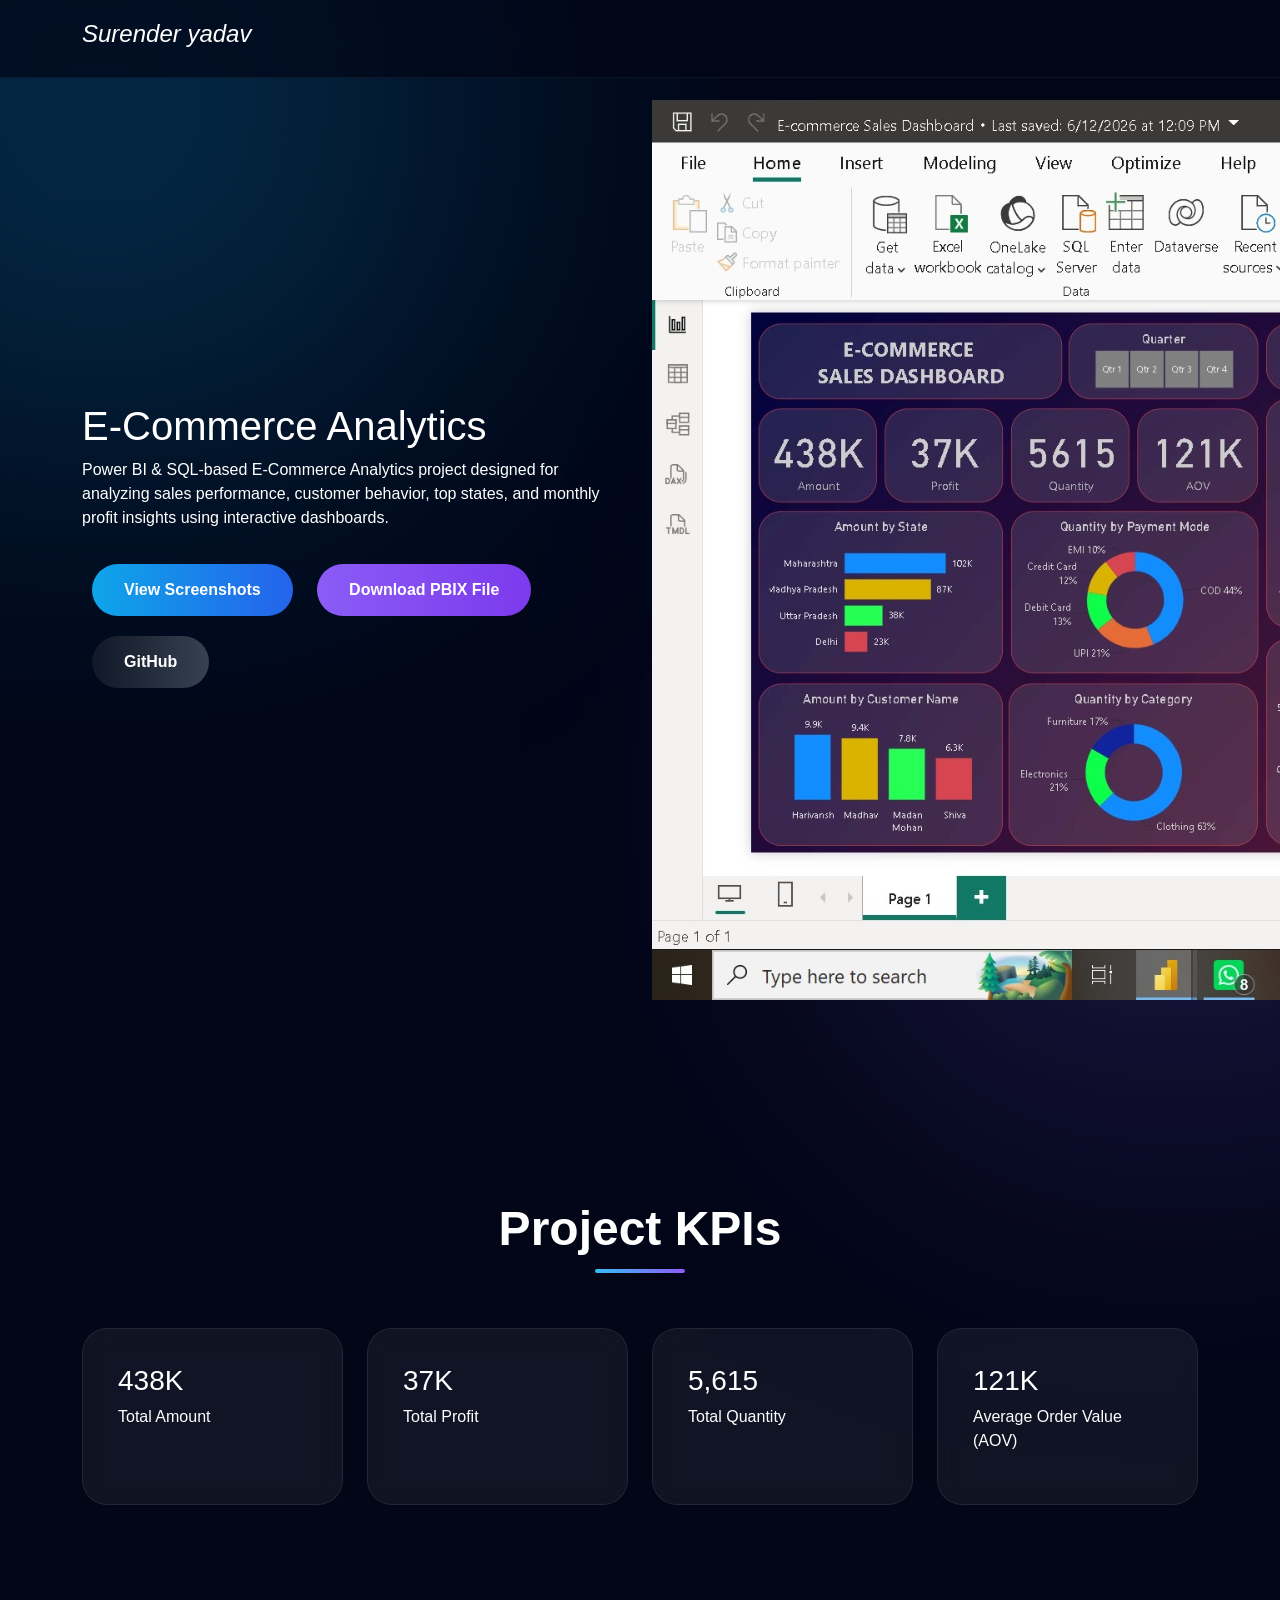
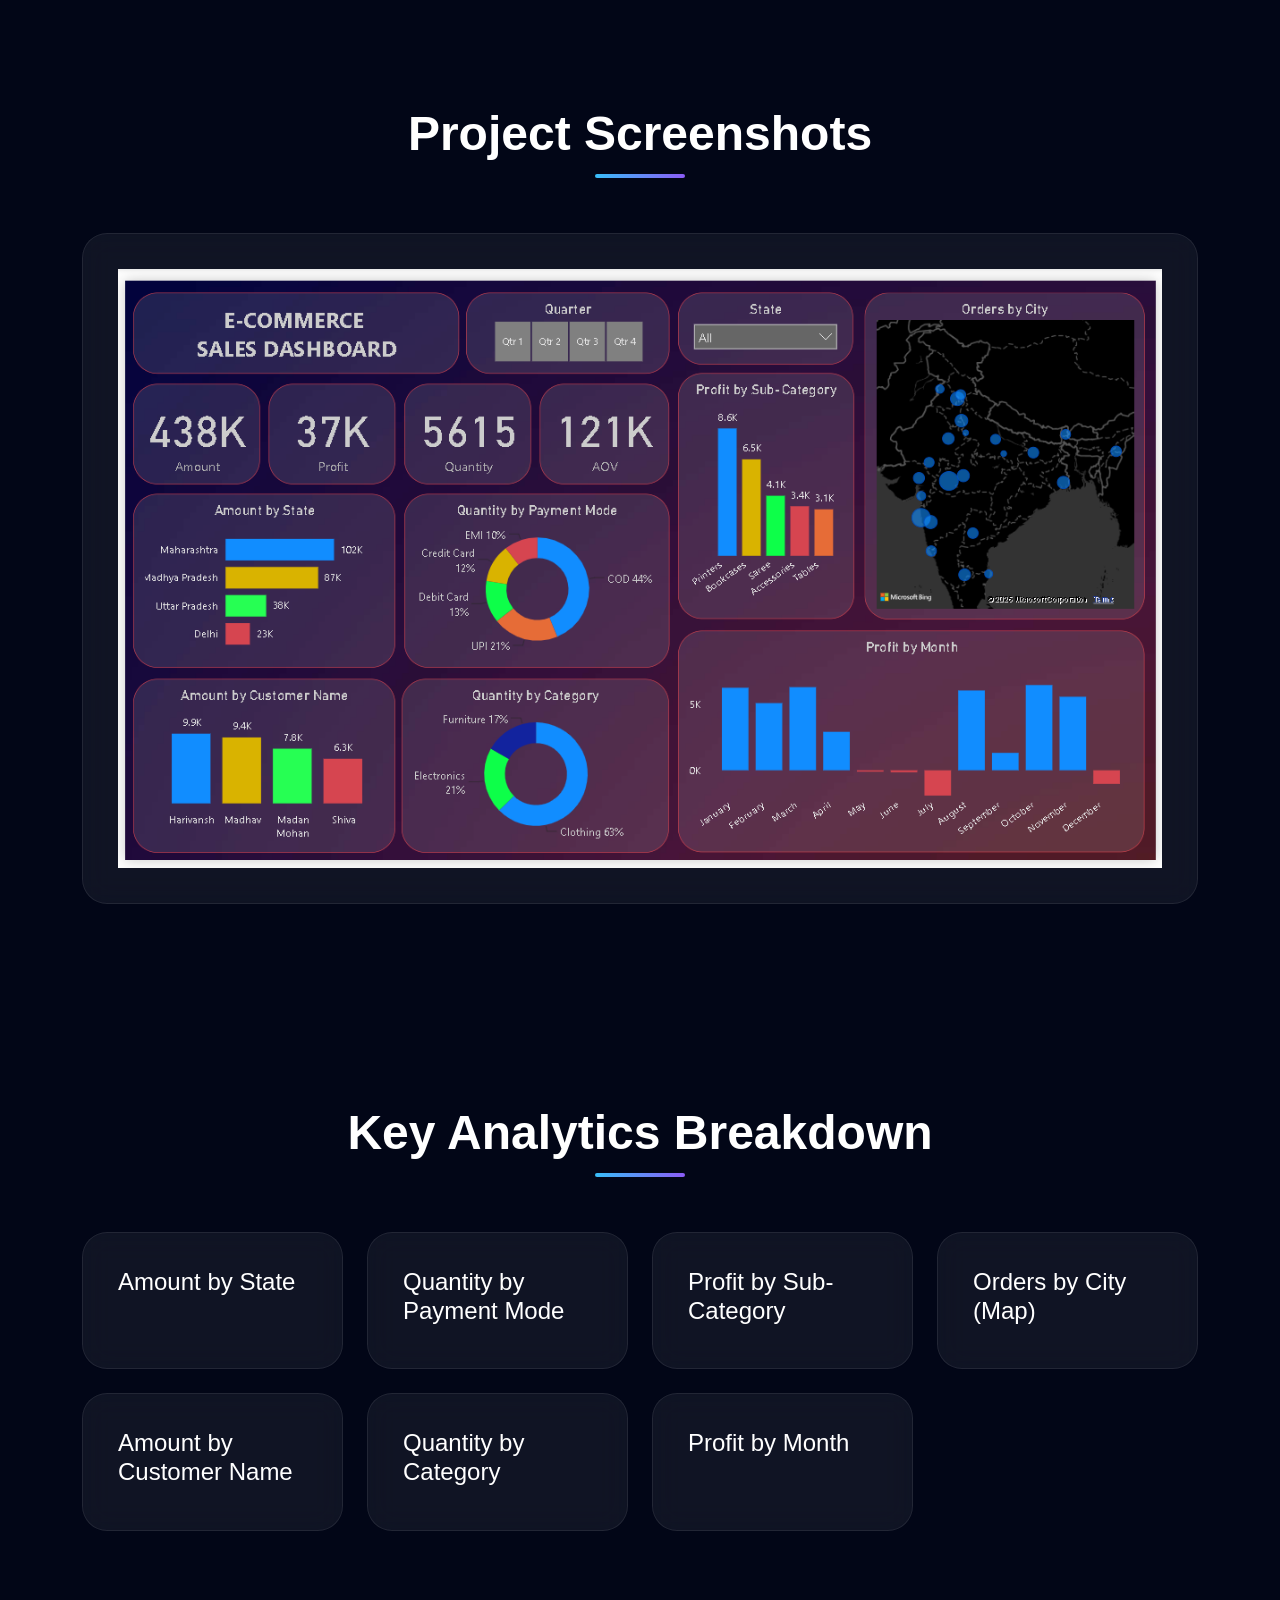
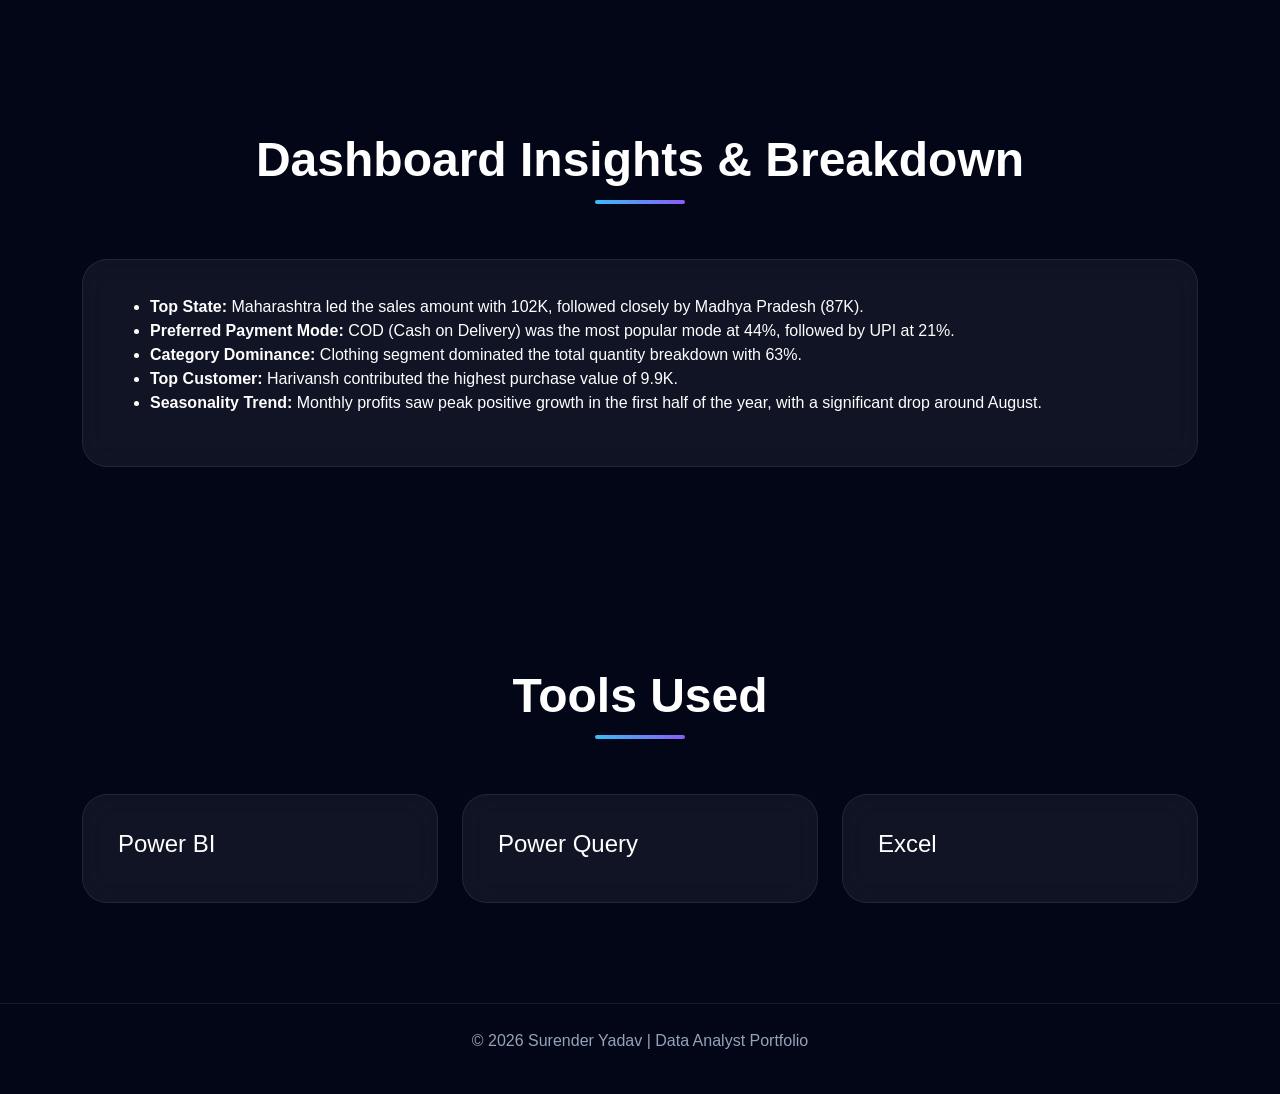
<file: ecommerce-analytics.html>
<!DOCTYPE html>
<html lang="en">

<head>
    <meta charset="UTF-8">
    <meta name="viewport" content="width=device-width, initial-scale=1.0">
    <title>E-Commerce Analytics Project</title>
    <link href="https://cdn.jsdelivr.net/npm/bootstrap@5.3.3/dist/css/bootstrap.min.css" rel="stylesheet">
    <link rel="stylesheet" href="https://cdn.jsdelivr.net/npm/bootstrap-icons@1.11.3/font/bootstrap-icons.min.css">
    <link rel="stylesheet" href="style.css">
</head>

<body>

    <!-- NAVBAR -->
    <nav class="navbar navbar-expand-lg fixed-top">
        <div class="container">
            <a class="navbar-brand" href="index.html">
                 <h4><i>Surender yadav</i></h4>
            </a>
        </div>
    </nav>

    <!-- HERO -->
    <section class="project-hero">
        <div class="container">
            <div class="row align-items-center">
                <div class="col-lg-6">
                    <h1>E-Commerce Analytics</h1>
                    <p>
                        Power BI & SQL-based E-Commerce Analytics project designed for analyzing sales performance, customer behavior, top states, and monthly profit insights using interactive dashboards.
                    </p>
                    <div class="mt-4">
                        <a href="ecommerce_pic2.PNG" class="btn-custom btn1">View Screenshots</a>
                        <a href="E-commerce Sales Dashboard.pbix" class="btn-custom btn2">Download PBIX File</a>
                        <a href="https://github.com/surenderyadav29/Advanced-E-Commerce-Sales-Analytics" target="_blank" class="btn-custom btn3">GitHub</a>
                    </div>
                </div>
                <div class="col-lg-6 text-center">
                    <img src="ecommerce_pic.png" class="project-main-img" alt="E-Commerce Sales Dashboard">
                </div>
            </div>
        </div>
    </section>

    <!-- KPI SECTION -->
    <section>
        <div class="container">
            <h2 class="section-title">Project KPIs</h2>
            <div class="row g-4">
                <div class="col-md-3">
                    <div class="glass kpi-card">
                        <h3>438K</h3>
                        <p>Total Amount</p>
                    </div>
                </div>
                <div class="col-md-3">
                    <div class="glass kpi-card">
                        <h3>37K</h3>
                        <p>Total Profit</p>
                    </div>
                </div>
                <div class="col-md-3">
                    <div class="glass kpi-card">
                        <h3>5,615</h3>
                        <p>Total Quantity</p>
                    </div>
                </div>
                <div class="col-md-3">
                    <div class="glass kpi-card">
                        <h3>121K</h3>
                        <p>Average Order Value (AOV)</p>
                    </div>
                </div>
            </div>
        </div>
    </section>

    <!-- SCREENSHOTS -->
    <section id="screenshots">
        <div class="container">
            <h2 class="section-title">Project Screenshots</h2>
            <div class="row g-4">
                <div class="col-md-12 text-center">
                    <div class="glass">
                        <img src="ecommerce_pic2.PNG" class="dashboard-img" alt="E-Commerce Sales Dashboard Screenshot" style="max-width: 100%; height: auto;">
                    </div>
                </div>
            </div>
        </div>
    </section>

    <!-- DATABASE TABLES / DASHBOARD FILTERS -->
    <section>
        <div class="container">
            <h2 class="section-title">Key Analytics Breakdown</h2>
            <div class="row g-4">
                <div class="col-md-3">
                    <div class="glass tool-card">
                        <h4>Amount by State</h4>
                    </div>
                </div>
                <div class="col-md-3">
                    <div class="glass tool-card">
                        <h4>Quantity by Payment Mode</h4>
                    </div>
                </div>
                <div class="col-md-3">
                    <div class="glass tool-card">
                        <h4>Profit by Sub-Category</h4>
                    </div>
                </div>
                <div class="col-md-3">
                    <div class="glass tool-card">
                        <h4>Orders by City (Map)</h4>
                    </div>
                </div>
                <div class="col-md-3">
                    <div class="glass tool-card">
                        <h4>Amount by Customer Name</h4>
                    </div>
                </div>
                <div class="col-md-3">
                    <div class="glass tool-card">
                        <h4>Quantity by Category</h4>
                    </div>
                </div>
                <div class="col-md-3">
                    <div class="glass tool-card">
                        <h4>Profit by Month</h4>
                    </div>
                </div>
            </div>
        </div>
    </section>

    <!-- SQL & DASHBOARD INSIGHTS -->
    <section>
        <div class="container">
            <h2 class="section-title">Dashboard Insights & Breakdown</h2>
            <div class="glass insights-box">
                <ul>
                    <li><strong>Top State:</strong> Maharashtra led the sales amount with 102K, followed closely by Madhya Pradesh (87K).</li>
                    <li><strong>Preferred Payment Mode:</strong> COD (Cash on Delivery) was the most popular mode at 44%, followed by UPI at 21%.</li>
                    <li><strong>Category Dominance:</strong> Clothing segment dominated the total quantity breakdown with 63%.</li>
                    <li><strong>Top Customer:</strong> Harivansh contributed the highest purchase value of 9.9K.</li>
                    <li><strong>Seasonality Trend:</strong> Monthly profits saw peak positive growth in the first half of the year, with a significant drop around August.</li>
                </ul>
            </div>
        </div>
    </section>

    <!-- TOOLS -->
    <section>
        <div class="container">
            <h2 class="section-title">Tools Used</h2>
            <div class="row g-4">
                <div class="col-md-4">
                    <div class="glass tool-card">
                        <h4>Power BI</h4>
                    </div>
                </div>
                <div class="col-md-4">
                    <div class="glass tool-card">
                        <h4>Power Query</h4>
                    </div>
                </div>
                <div class="col-md-4">
                    <div class="glass tool-card">
                        <h4>Excel</h4>
                    </div>
                </div>
            </div>
        </div>
    </section>

    <!-- FOOTER -->
    <footer>
        <p>© 2026 Surender Yadav | Data Analyst Portfolio</p>
    </footer>

</body>

</html>
</file>
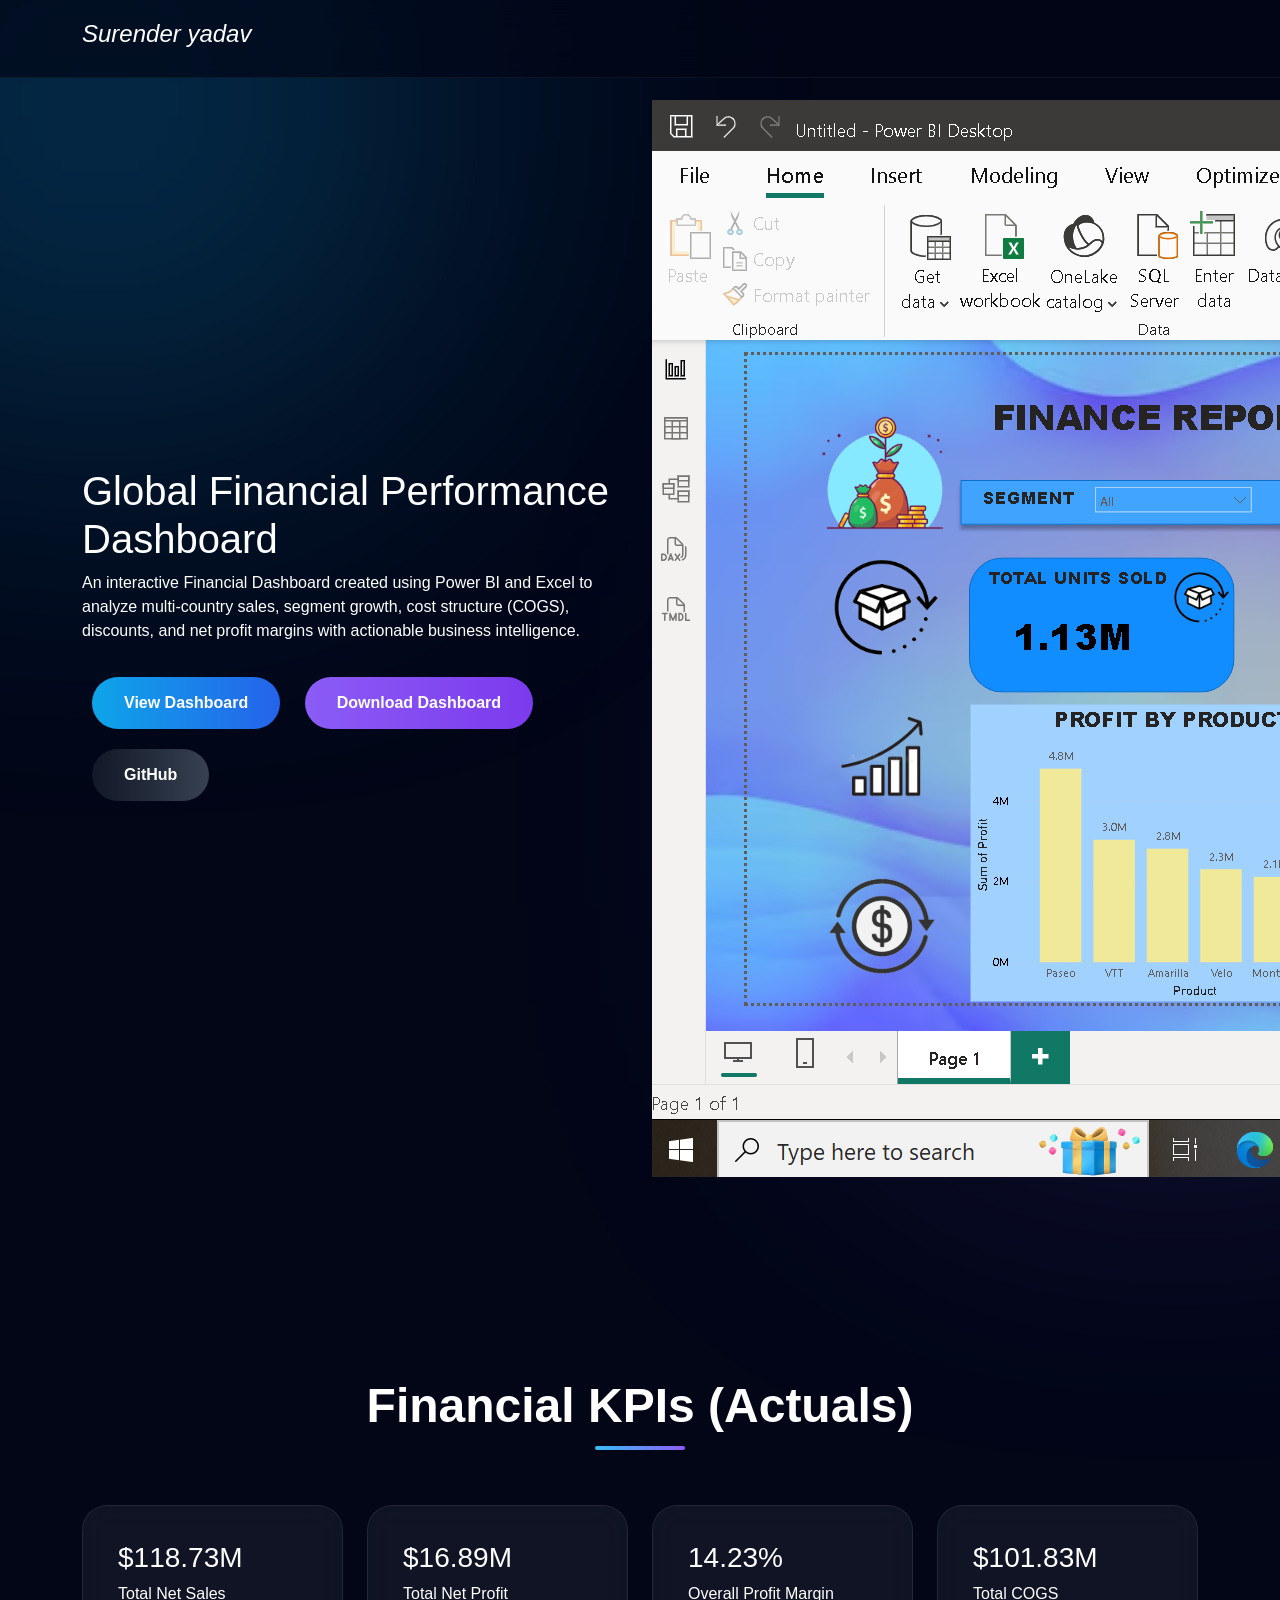
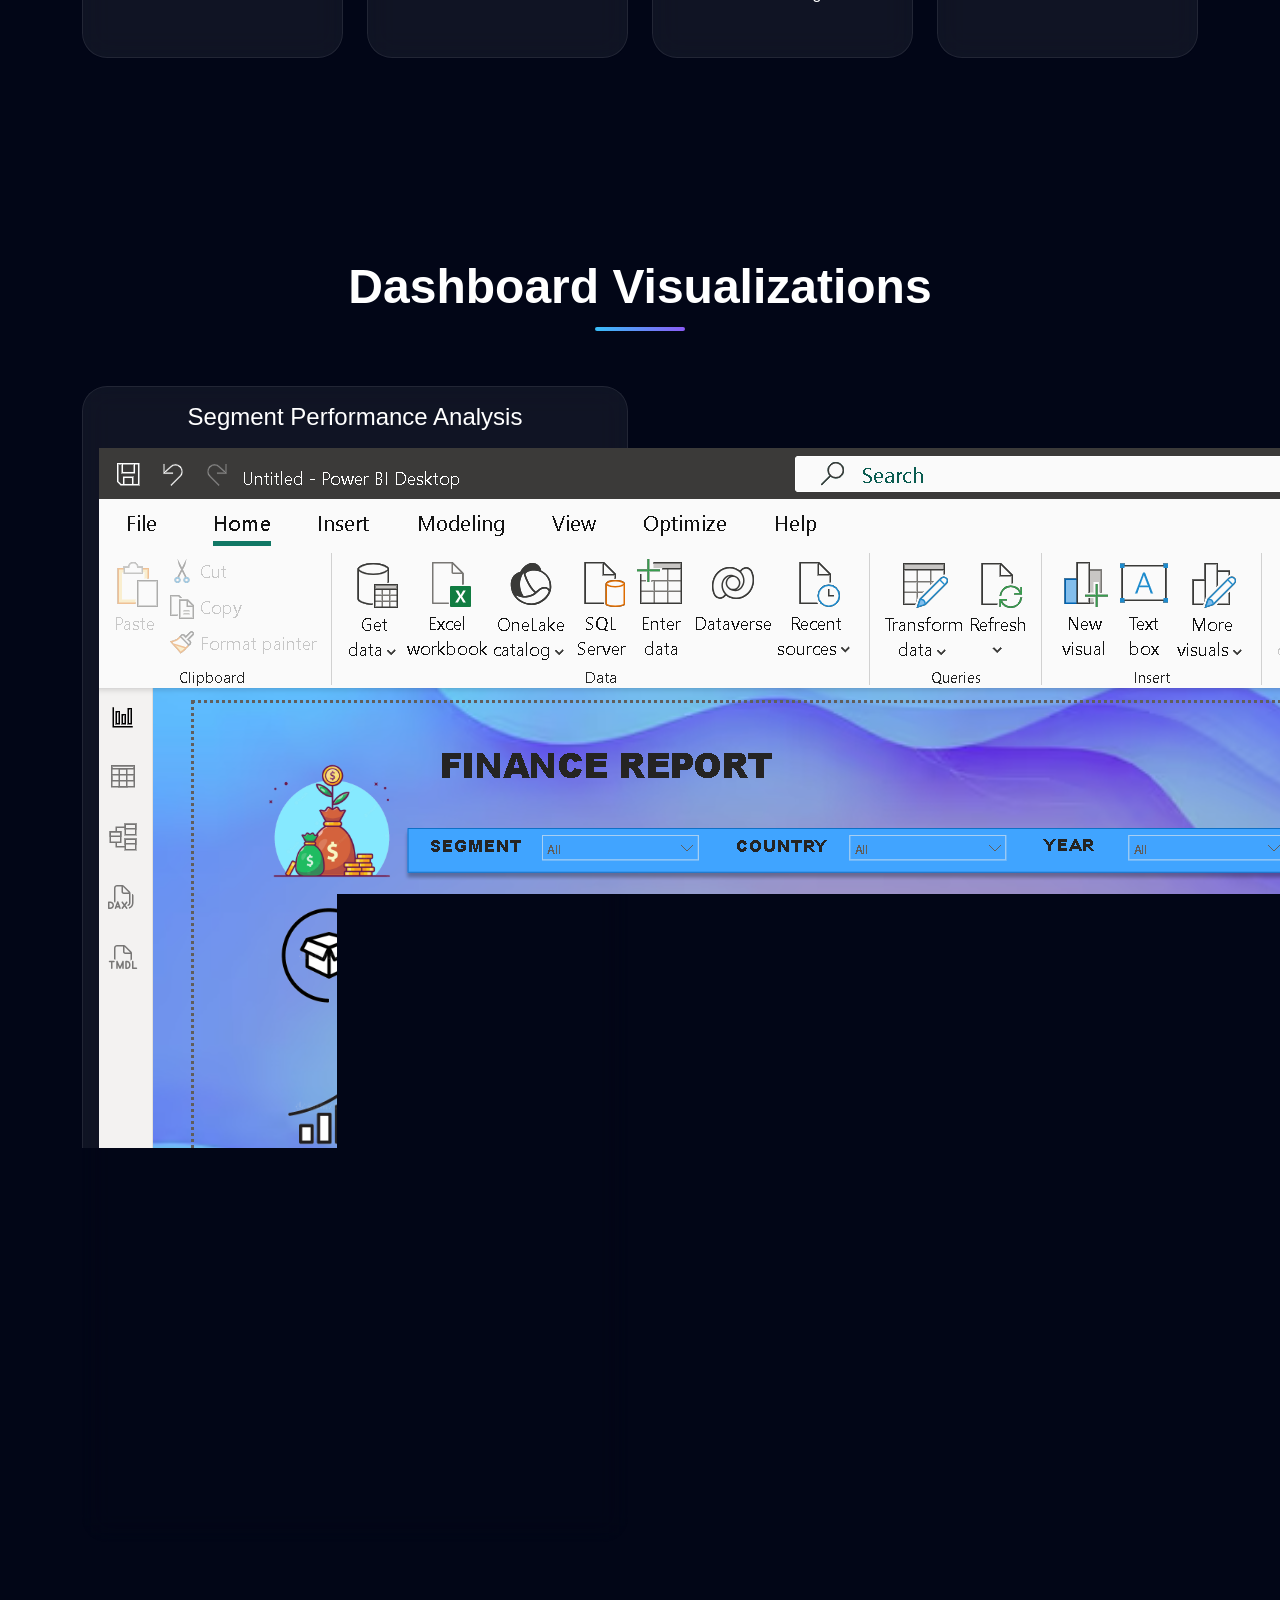
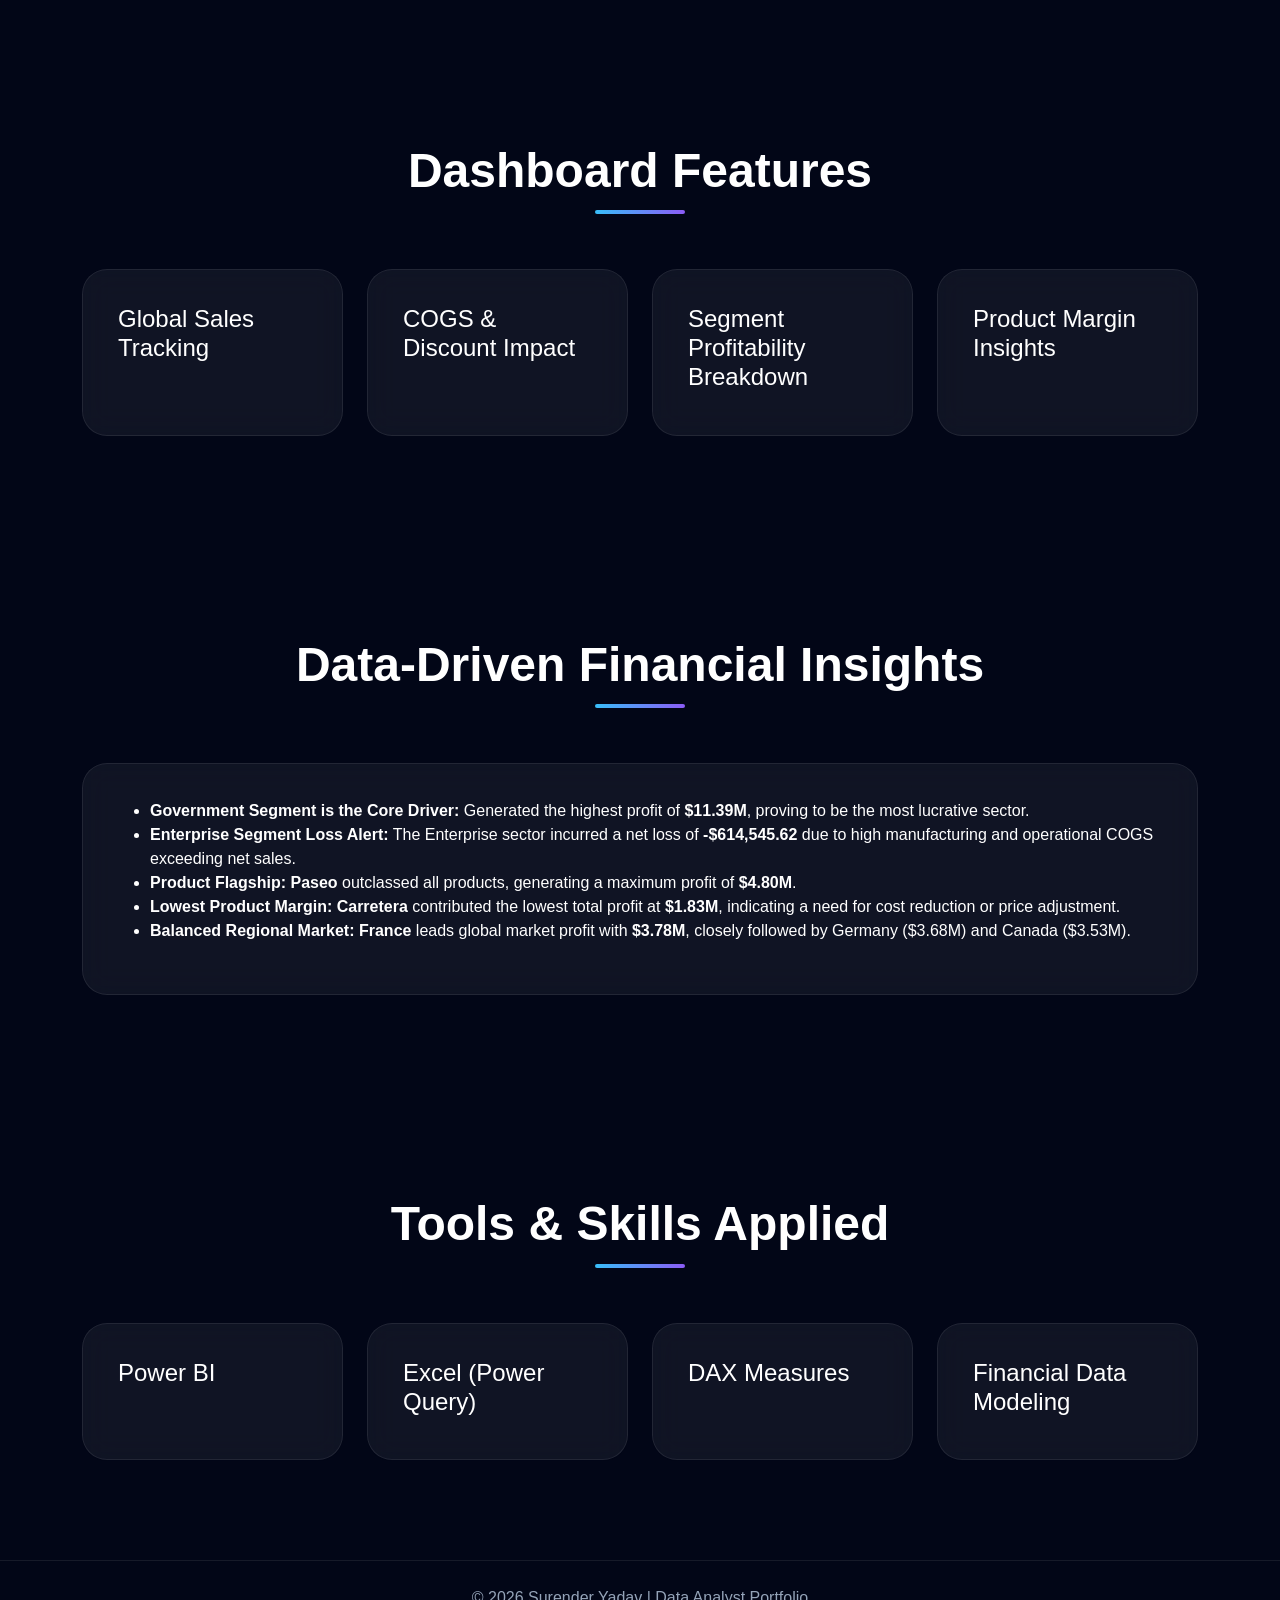
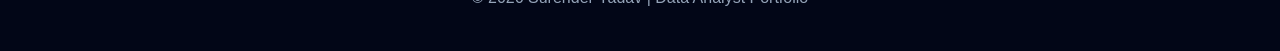
<file: finance-dashboard.html>
<!DOCTYPE html>
<html lang="en">

<head>
    <meta charset="UTF-8">
    <meta name="viewport" content="width=device-width, initial-scale=1.0">
    <title>Financial Performance Dashboard Project</title>
    <link href="https://cdn.jsdelivr.net/npm/bootstrap@5.3.3/dist/css/bootstrap.min.css" rel="stylesheet">
    <link rel="stylesheet" href="https://cdn.jsdelivr.net/npm/bootstrap-icons@1.11.3/font/bootstrap-icons.min.css">
    <link rel="stylesheet" href="style.css">
</head>

<body>

    <nav class="navbar navbar-expand-lg fixed-top">
        <div class="container">
            <a class="navbar-brand" href="index.html">
        <h4><i>Surender yadav</i></h4>

            </a>
        </div>
    </nav>

    <section class="project-hero">
        <div class="container">
            <div class="row align-items-center">
                <div class="col-lg-6">
                    <h1>Global Financial Performance Dashboard</h1>
                    <p>
                        An interactive Financial Dashboard created using Power BI and Excel to analyze multi-country sales, 
                        segment growth, cost structure (COGS), discounts, and net profit margins with actionable business intelligence.
                    </p>
                    <div class="mt-4">
                        <a href="Finance_dashboard.png" class="btn-custom btn1">View Dashboard</a>
                        <a href="Finance Dashboard.pbix" class="btn-custom btn2">Download Dashboard</a>
                        <a href="https://github.com/surenderyadav29/HR-Analytics-Dashboard" target="_blank" class="btn-custom btn3">GitHub</a>
                    </div>
                </div>
                <div class="col-lg-6 text-center">
                    <img src="Finance_dashboard.png" class="project-main-img" alt="Financial Dashboard Overview">
                </div>
            </div>
        </div>
    </section>

    <section>
        <div class="container">
            <h2 class="section-title">Financial KPIs (Actuals)</h2>
            <div class="row g-4">
                <div class="col-md-3">
                    <div class="glass kpi-card">
                        <h3>$118.73M</h3>
                        <p>Total Net Sales</p>
                    </div>
                </div>
                <div class="col-md-3">
                    <div class="glass kpi-card">
                        <h3>$16.89M</h3>
                        <p>Total Net Profit</p>
                    </div>
                </div>
                <div class="col-md-3">
                    <div class="glass kpi-card">
                        <h3>14.23%</h3>
                        <p>Overall Profit Margin</p>
                    </div>
                </div>
                <div class="col-md-3">
                    <div class="glass kpi-card">
                        <h3>$101.83M</h3>
                        <p>Total COGS</p>
                    </div>
                </div>
            </div>
        </div>
    </section>

    <section id="screenshots">
        <div class="container">
            <h2 class="section-title">Dashboard Visualizations</h2>
            <div class="row g-4">
                <div class="col-md-6">
                    <div class="glass text-center p-3">
                        <h4 class="mb-3">Segment Performance Analysis</h4>
                        <img src="Finance_dashboard.png" class="dashboard-img" alt="Profit by Segment Chart">
                    </div>
                </div>
            </div>
        </div>
    </section>

    <section>
        <div class="container">
            <h2 class="section-title">Dashboard Features</h2>
            <div class="row g-4">
                <div class="col-md-3">
                    <div class="glass tool-card">
                        <h4>Global Sales Tracking</h4>
                    </div>
                </div>
                <div class="col-md-3">
                    <div class="glass tool-card">
                        <h4>COGS & Discount Impact</h4>
                    </div>
                </div>
                <div class="col-md-3">
                    <div class="glass tool-card">
                        <h4>Segment Profitability Breakdown</h4>
                    </div>
                </div>
                <div class="col-md-3">
                    <div class="glass tool-card">
                        <h4>Product Margin Insights</h4>
                    </div>
                </div>
            </div>
        </div>
    </section>

    <section>
        <div class="container">
            <h2 class="section-title">Data-Driven Financial Insights</h2>
            <div class="glass insights-box">
                <ul>
                    <li><strong>Government Segment is the Core Driver:</strong> Generated the highest profit of <strong>$11.39M</strong>, proving to be the most lucrative sector.</li>
                    <li><strong>Enterprise Segment Loss Alert:</strong> The Enterprise sector incurred a net loss of <strong>-$614,545.62</strong> due to high manufacturing and operational COGS exceeding net sales.</li>
                    <li><strong>Product Flagship:</strong> <strong>Paseo</strong> outclassed all products, generating a maximum profit of <strong>$4.80M</strong>.</li>
                    <li><strong>Lowest Product Margin:</strong> <strong>Carretera</strong> contributed the lowest total profit at <strong>$1.83M</strong>, indicating a need for cost reduction or price adjustment.</li>
                    <li><strong>Balanced Regional Market:</strong> <strong>France</strong> leads global market profit with <strong>$3.78M</strong>, closely followed by Germany ($3.68M) and Canada ($3.53M).</li>
                </ul>
            </div>
        </div>
    </section>

    <section>
        <div class="container">
            <h2 class="section-title">Tools & Skills Applied</h2>
            <div class="row g-4">
                <div class="col-md-3">
                    <div class="glass tool-card">
                        <h4>Power BI</h4>
                    </div>
                </div>
                <div class="col-md-3">
                    <div class="glass tool-card">
                        <h4>Excel (Power Query)</h4>
                    </div>
                </div>
                <div class="col-md-3">
                    <div class="glass tool-card">
                        <h4>DAX Measures</h4>
                    </div>
                </div>
                <div class="col-md-3">
                    <div class="glass tool-card">
                        <h4>Financial Data Modeling</h4>
                    </div>
                </div>
            </div>
        </div>
    </section>

    <footer>
        <p>© 2026 Surender Yadav | Data Analyst Portfolio</p>
    </footer>

</body>
</html>
</file>
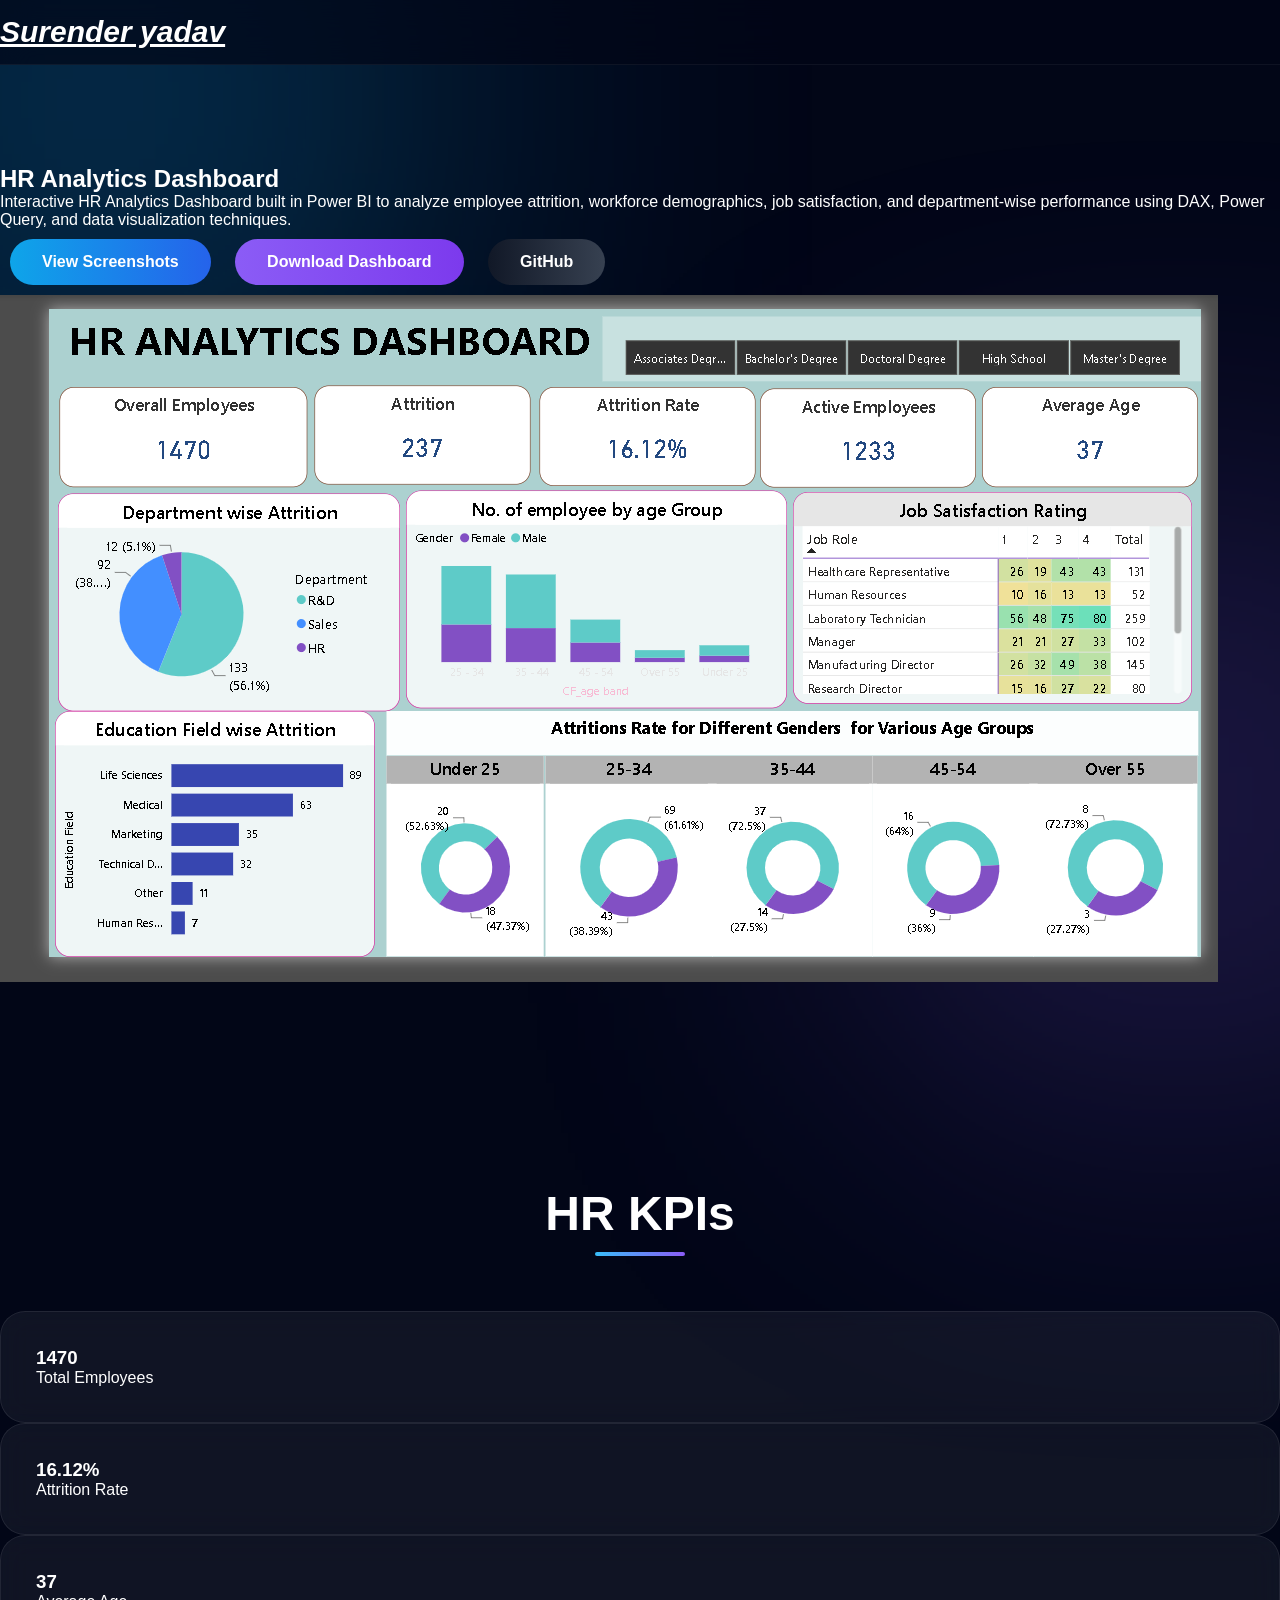
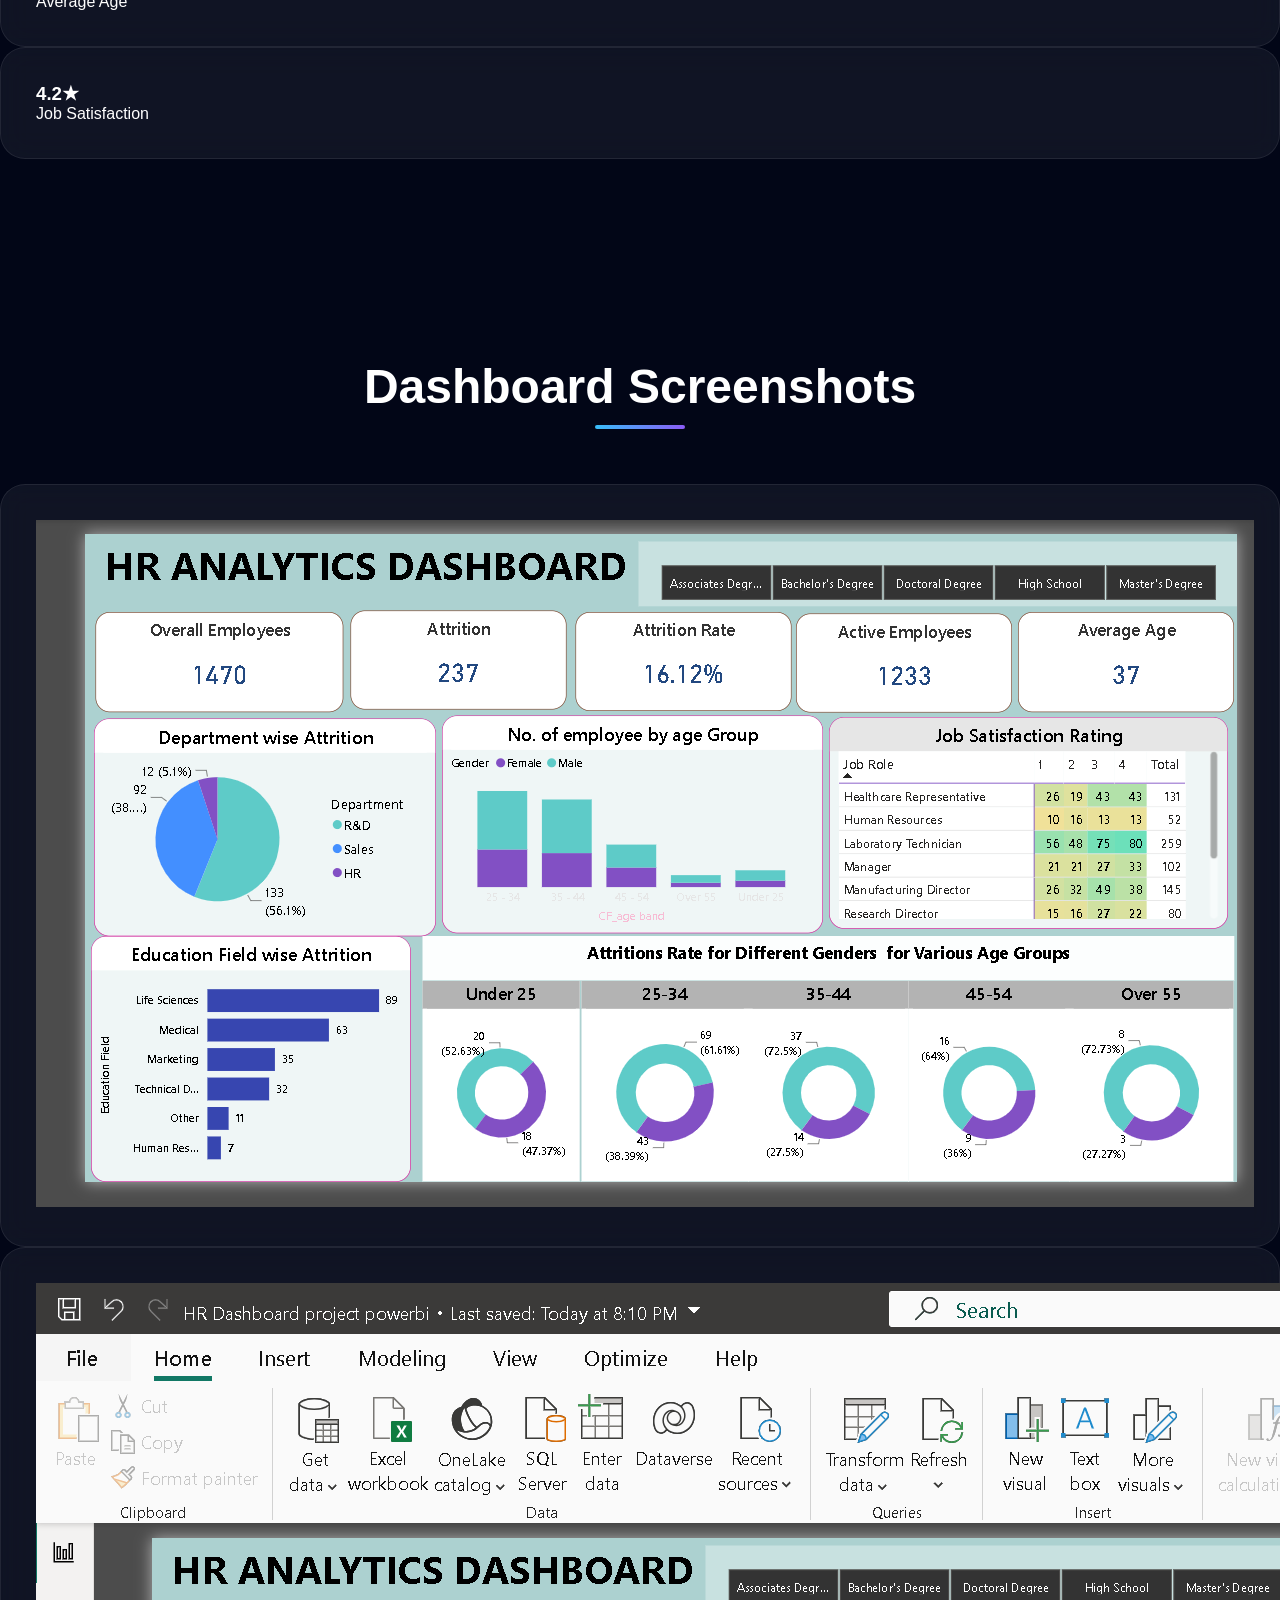
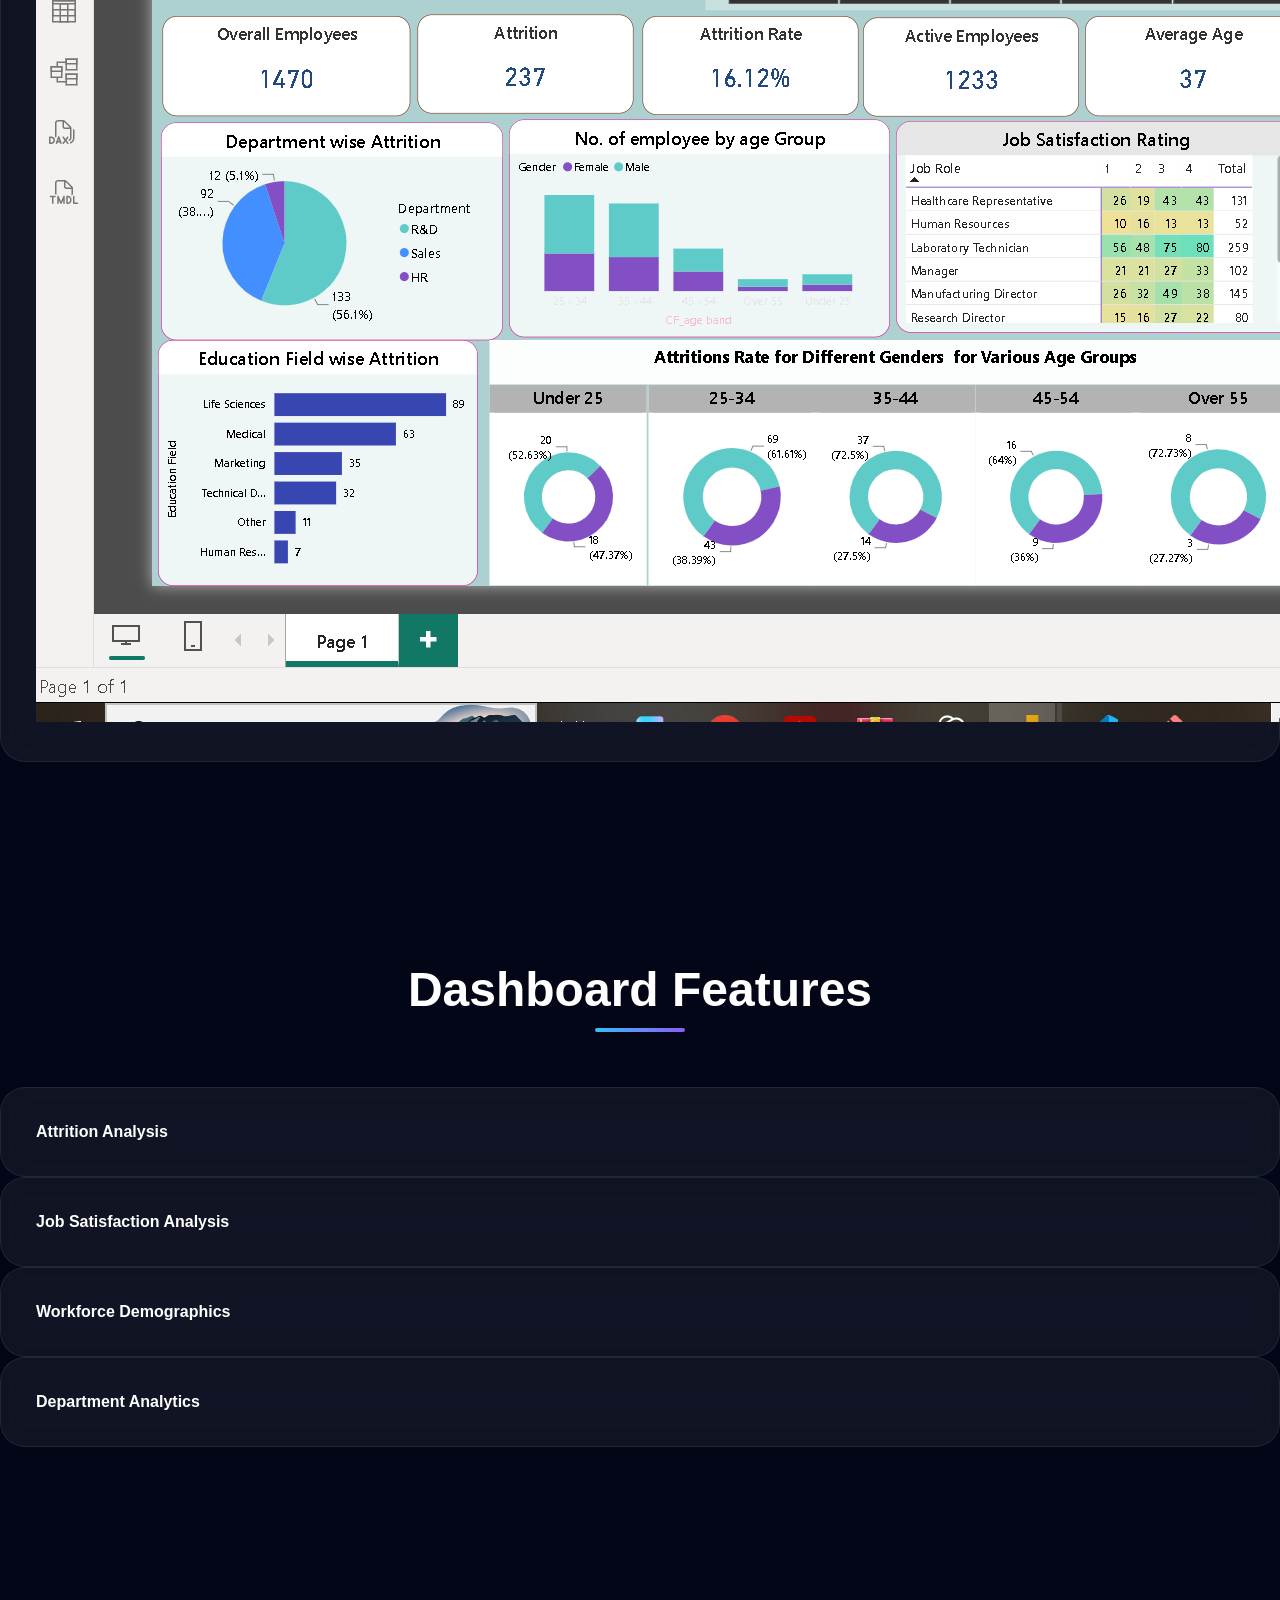
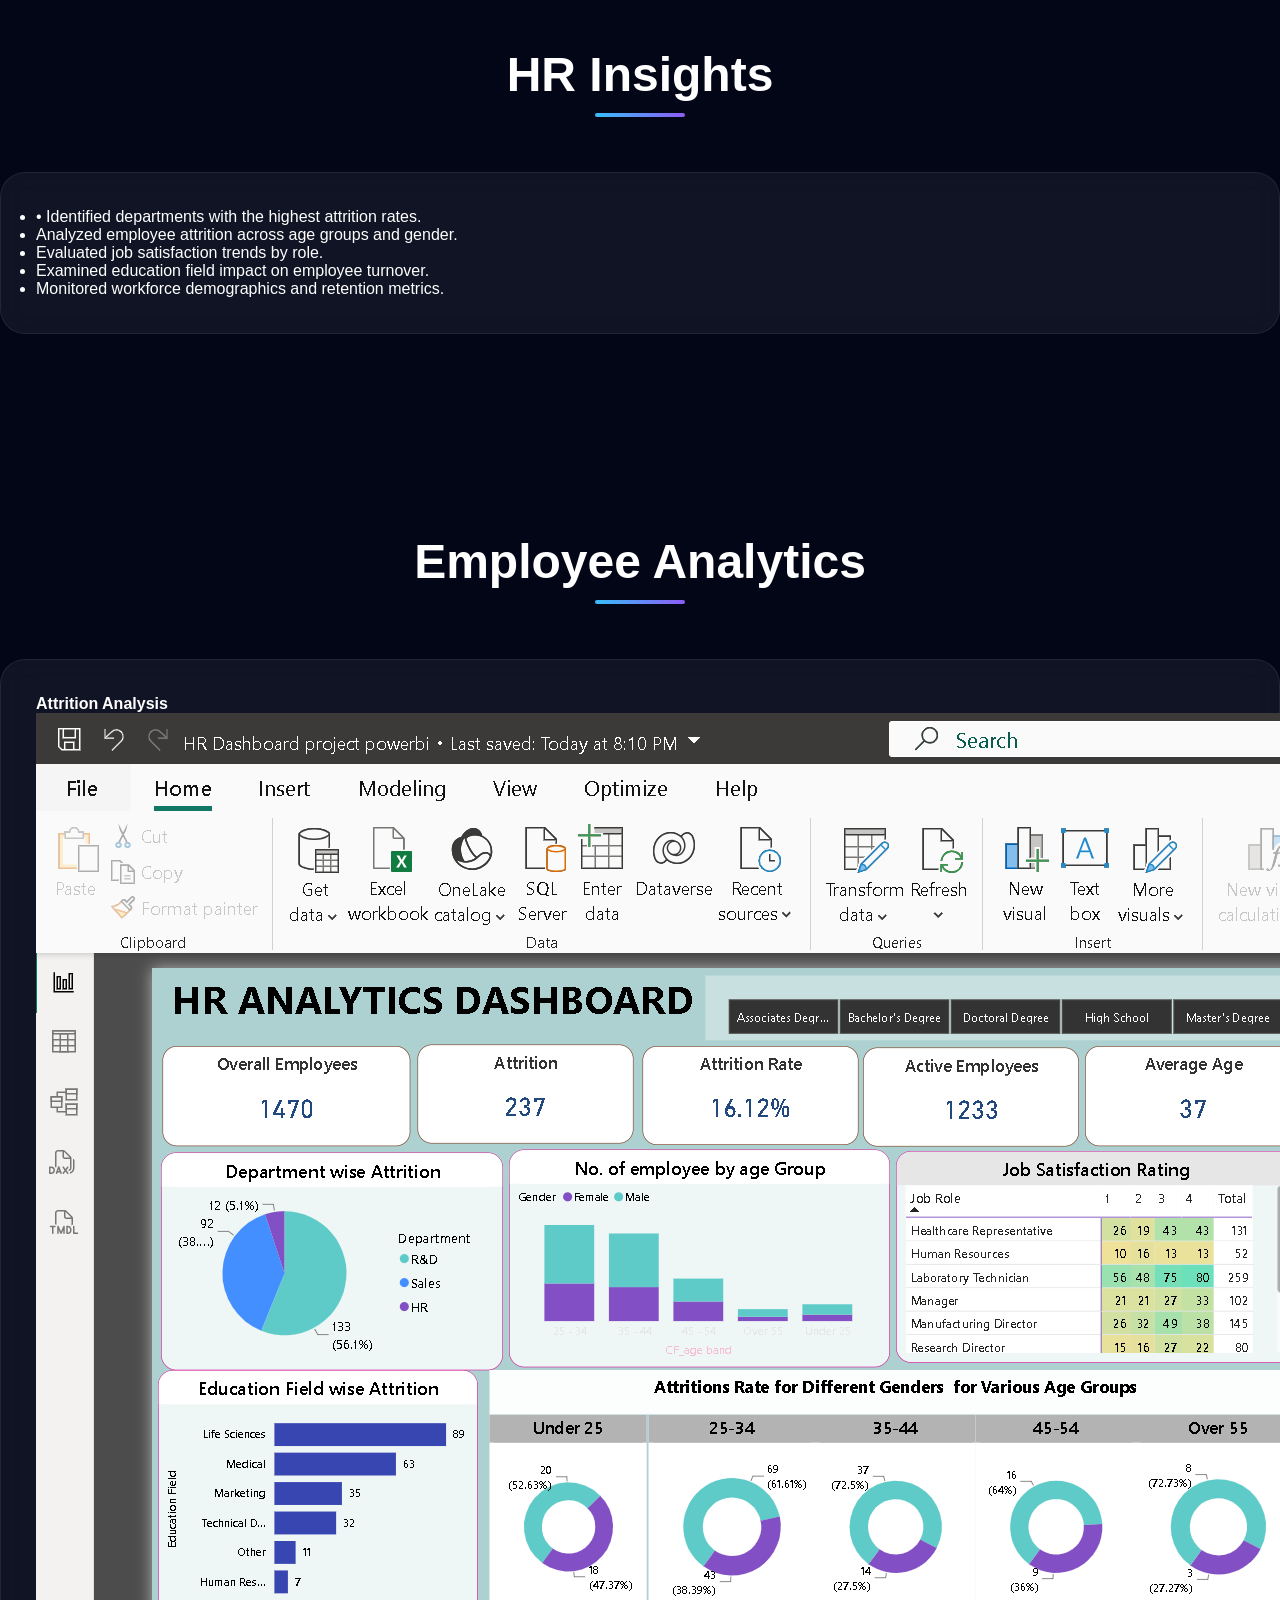
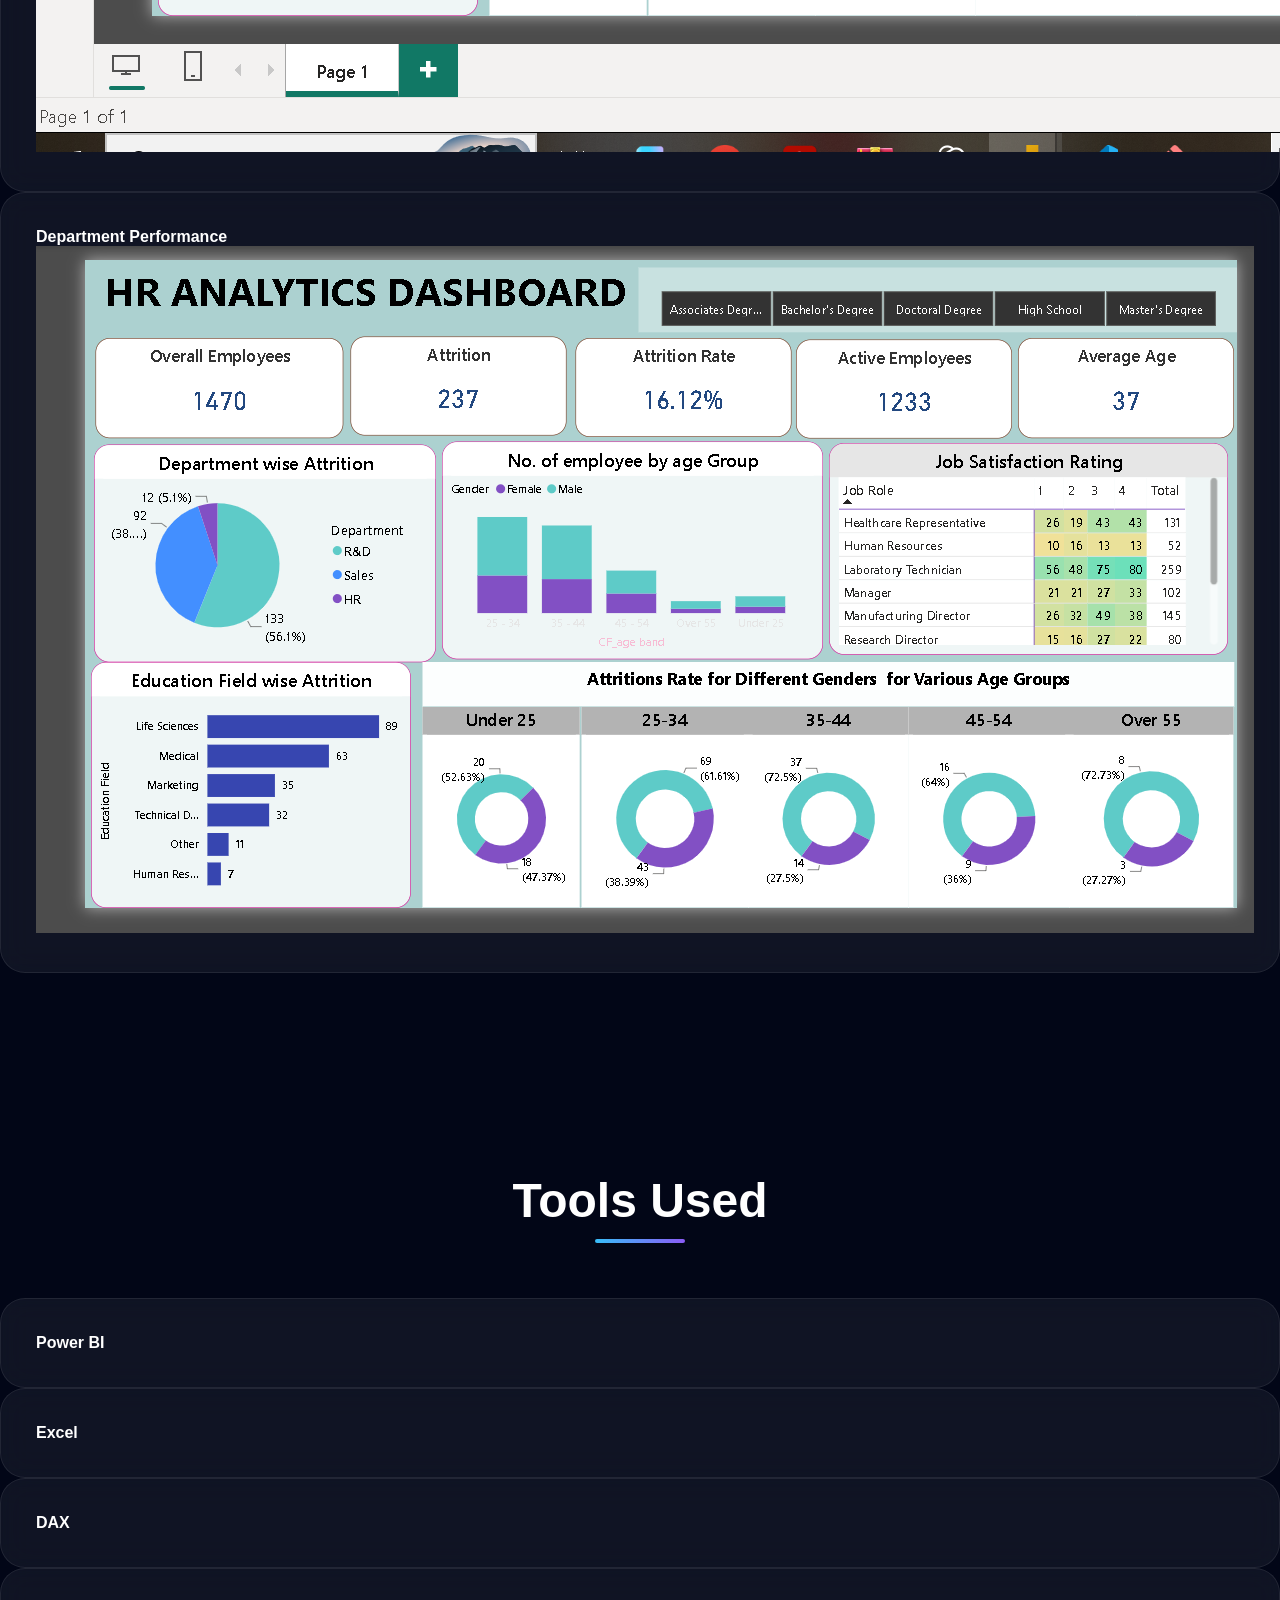
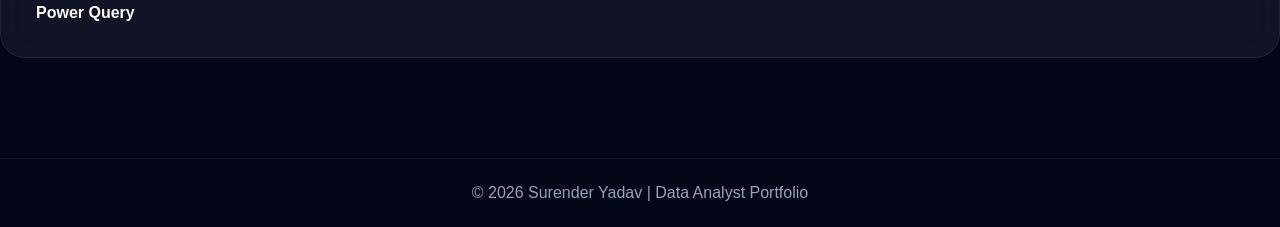
<file: hr-analytics-dashboard.html>
<!DOCTYPE html>
<html lang="en">

<head>

<meta charset="UTF-8">
<meta name="viewport" content="width=device-width, initial-scale=1.0">

<title>HR Analytics Dashboard</title>

<link href="HR Dashboard project powerbi.PNG">

<link rel="stylesheet"
href="HR Dashboard project powerbi 2.PNG">

<link rel="stylesheet" href="style.css">

</head>

<body>

<!-- NAVBAR -->

<nav class="navbar navbar-expand-lg fixed-top">

<div class="container">

<a class="navbar-brand" href="index.html">

<h4><i>Surender yadav</i></h4>

</a>

</div>

</nav>

<!-- HERO -->

<section class="project-hero">

<div class="container">

<div class="row align-items-center">

<div class="col-lg-6">

<h1>
HR Analytics Dashboard
</h1>

<p>

Interactive HR Analytics Dashboard built in Power BI to analyze employee attrition, workforce demographics, job satisfaction, and department-wise performance using DAX, Power Query, and data visualization techniques.
</p>

<div class="mt-4">

<a href="HR Dashboard project powerbi.PNG" class="btn-custom btn1">

View Screenshots

</a>

<a href="HR Dashboard project powerbi.pbix" class="btn-custom btn2">

Download Dashboard

</a>

<a href="https://github.com/surenderyadav29/HR-Analytics-Dashboard"
target="_blank"
class="btn-custom btn3">

GitHub

</a>

</div>

</div>

<div class="col-lg-6 text-center">

<img src="HR Dashboard project powerbi.PNG">

</div>

</div>

</div>

</section>

<!-- KPI SECTION -->

<section>

<div class="container">

<h2 class="section-title">

HR KPIs

</h2>

<div class="row g-4">

<div class="col-md-3">

<div class="glass kpi-card">

<h3>1470</h3>

<p>Total Employees</p>

</div>

</div>

<div class="col-md-3">

<div class="glass kpi-card">

<h3>16.12%</h3>

<p>Attrition Rate</p>

</div>

</div>

<div class="col-md-3">

<div class="glass kpi-card">

<h3>37</h3>

<p>Average Age</p>

</div>

</div>

<div class="col-md-3">

<div class="glass kpi-card">

<h3>4.2★</h3>

<p>Job Satisfaction</p>

</div>

</div>

</div>

</div>

</section>

<!-- SCREENSHOTS -->

<section id="screenshots">

<div class="container">

<h2 class="section-title">

Dashboard Screenshots

</h2>

<div class="row g-4">

<div class="col-md-6">

<div class="glass">

<img src="HR Dashboard project powerbi.PNG"
class="dashboard-img">

</div>

</div>

<div class="col-md-6">

<div class="glass">

<img src="HR Dashboard project powerbi 2.PNG"
class="dashboard-img">

</div>

</div>

</div>

</div>

</section>

<!-- DASHBOARD FEATURES -->

<section>

<div class="container">

<h2 class="section-title">

Dashboard Features

</h2>

<div class="row g-4">

<div class="col-md-3">

<div class="glass tool-card">

<h4>Attrition Analysis</h4>

</div>

</div>

<div class="col-md-3">

<div class="glass tool-card">

<h4>Job Satisfaction Analysis</h4>

</div>

</div>

<div class="col-md-3">

<div class="glass tool-card">

<h4>Workforce Demographics</h4>

</div>

</div>

<div class="col-md-3">

<div class="glass tool-card">

<h4>Department Analytics</h4>

</div>

</div>

</div>

</div>

</section>

<!-- BUSINESS INSIGHTS -->

<section>

<div class="container">

<h2 class="section-title">

HR Insights

</h2>

<div class="glass insights-box">

<ul>

<li>
• Identified departments with the highest attrition rates.
</li>

<li>
 Analyzed employee attrition across age groups and gender.
</li>

<li>
Evaluated job satisfaction trends by role.
</li>

<li>
Examined education field impact on employee turnover.
</li>

<li>
Monitored workforce demographics and retention metrics.
</li>


</ul>

</div>

</div>

</section>

<!-- ANALYTICS SECTION -->

<section>

<div class="container">

<h2 class="section-title">

Employee Analytics

</h2>

<div class="row g-4">

<div class="col-md-6">

<div class="glass">

<h4 class="mb-4">
Attrition Analysis
</h4>

<img src="HR Dashboard project powerbi 2.PNG"
class="dashboard-img">

</div>

</div>

<div class="col-md-6">

<div class="glass">

<h4 class="mb-4">
Department Performance
</h4>

<img src="HR Dashboard project powerbi.PNG"
class="dashboard-img">

</div>

</div>

</div>

</div>

</section>

<!-- TOOLS -->

<section>

<div class="container">

<h2 class="section-title">

Tools Used

</h2>

<div class="row g-4">

<div class="col-md-3">

<div class="glass tool-card">

<h4>Power BI</h4>

</div>

</div>

<div class="col-md-3">

<div class="glass tool-card">

<h4>Excel</h4>

</div>

</div>

<div class="col-md-3">

<div class="glass tool-card">

<h4>DAX</h4>

</div>

</div>

<div class="col-md-3">

<div class="glass tool-card">

<h4>Power Query</h4>

</div>

</div>

</div>

</div>

</section>

<!-- FOOTER -->

<footer>

<p>

© 2026 Surender Yadav | Data Analyst Portfolio

</p>

</footer>

</body>

</html>
</file>
<file: style.css>
*{
    margin:0;
    padding:0;
    box-sizing:border-box;
    scroll-behavior:smooth;
}

body{
    font-family:'Poppins',sans-serif;
    background:#020617;
    color:white;
    overflow-x:hidden;
}

/* Background Glow */
body::before{
    content:'';
    position:fixed;
    width:600px;
    height:600px;
    background:#0ea5e9;
    filter:blur(180px);
    top:-200px;
    left:-200px;
    opacity:0.3;
    z-index:-1;
}

body::after{
    content:'';
    position:fixed;
    width:500px;
    height:500px;
    background:#8b5cf6;
    filter:blur(180px);
    bottom:-150px;
    right:-150px;
    opacity:0.3;
    z-index:-1;
}

/* Navbar */
.navbar{
    background:rgba(2,6,23,0.7);
    backdrop-filter:blur(15px);
    padding:15px 0;
    border-bottom:1px solid rgba(255,255,255,0.05);
}

.navbar-brand{
    font-size:30px;
    font-weight:700;
    color:white !important;
}

.nav-link{
    color:#e2e8f0 !important;
    margin-left:20px;
    position:relative;
    transition:0.3s;
}

.nav-link::after{
    content:'';
    position:absolute;
    width:0%;
    height:2px;
    background:#38bdf8;
    left:0;
    bottom:-5px;
    transition:0.4s;
}

.nav-link:hover::after{
    width:100%;
}

/* Hero Section */
.hero{
    min-height:100vh;
    display:flex;
    align-items:center;
    justify-content:center;
    text-align:center;
    background:
    linear-gradient(rgba(15,23,42,0.7),rgba(15,23,42,0.8)),
    url('https://images.unsplash.com/photo-1516321318423-f06f85e504b3?q=80&w=1400&auto=format&fit=crop');
    background-size:cover;
    background-position:center;
    padding:20px;
}

.hero-box{
    background:rgba(255,255,255,0.06);
    border:1px solid rgba(255,255,255,0.08);
    backdrop-filter:blur(14px);
    border-radius:30px;
    padding:60px;
    max-width:950px;
    width:100%;
    box-shadow:0 20px 60px rgba(0,0,0,0.5);
}

/* Profile Image */
.profile-img{
    width:180px;
    height:180px;
    border-radius:50%;
    object-fit:cover;
    border:6px solid rgba(255,255,255,0.15);
    margin-bottom:25px;
    box-shadow:0 15px 40px rgba(0,0,0,0.5);
    transition:0.4s;
}

.profile-img:hover{
    transform:scale(1.05) rotate(3deg);
}

.hero h1{
    font-size:70px;
    font-weight:800;
}

.hero span{
    background:linear-gradient(90deg,#38bdf8,#8b5cf6,#ec4899);
    -webkit-background-clip:text;
    -webkit-text-fill-color:transparent;
}

.hero p{
    font-size:22px;
    color:#cbd5e1;
    margin-top:15px;
}

/* Buttons */
.btn-custom{
    padding:14px 32px;
    border-radius:50px;
    text-decoration:none;
    display:inline-block;
    margin:10px;
    font-weight:600;
    transition:0.4s;
}

.btn1{
    background:linear-gradient(90deg,#0ea5e9,#2563eb);
    color:white;
}

.btn2{
    background:linear-gradient(90deg,#8b5cf6,#7c3aed);
    color:white;
}

.btn3{
    background:linear-gradient(90deg,#111827,#374151);
    color:white;
}

.btn-custom:hover{
    transform:translateY(-6px);
    box-shadow:0 15px 30px rgba(0,0,0,0.4);
}

/* Sections */
section{
    padding:100px 0;
}

.section-title{
    text-align:center;
    font-size:48px;
    font-weight:700;
    margin-bottom:70px;
    position:relative;
}

.section-title::after{
    content:'';
    width:90px;
    height:4px;
    background:linear-gradient(90deg,#38bdf8,#8b5cf6);
    position:absolute;
    left:50%;
    transform:translateX(-50%);
    bottom:-15px;
    border-radius:20px;
}

/* Glass Card */
.glass{
    background:rgba(255,255,255,0.06);
    border:1px solid rgba(255,255,255,0.08);
    backdrop-filter:blur(14px);
    border-radius:25px;
    padding:35px;
    transition:0.4s;
    height:100%;
}

.glass:hover{
    transform:translateY(-10px);
    box-shadow:0 20px 50px rgba(0,0,0,0.4);
}

/* About */
.about-text{
    font-size:18px;
    line-height:2;
    color:#e2e8f0;
}

/* Skills */
.skill-card{
    text-align:center;
}

.skill-card i{
    font-size:55px;
    margin-bottom:20px;
    background:linear-gradient(90deg,#38bdf8,#8b5cf6);
    -webkit-background-clip:text;
    -webkit-text-fill-color:transparent;
}

/* Projects */
.project-card img{
    width:100%;
    height:220px;
    object-fit:cover;
    border-radius:20px;
}

.project-card h4{
    margin-top:20px;
}

/* Contact */
.contact-box input,
.contact-box textarea{
    background:rgba(255,255,255,0.08);
    border:none;
    color:white;
    border-radius:14px;
    padding:14px;
}

.contact-box input::placeholder,
.contact-box textarea::placeholder{
    color:#cbd5e1;
}

.contact-box input:focus,
.contact-box textarea:focus{
    background:rgba(255,255,255,0.1);
    color:white;
    box-shadow:none;
}

/* Footer */
footer{
    background:#020617;
    border-top:1px solid rgba(255,255,255,0.08);
    text-align:center;
    padding:25px;
    color:#94a3b8;
}

/* Responsive */
@media(max-width:768px){

.hero h1{
    font-size:42px;
}

.hero-box{
    padding:35px;
}

.section-title{
    font-size:36px;
}

}



/* Project action buttons */
.project-card {
    display: flex;
    flex-direction: column;
}
.project-card p {
    color: #cbd5e1;
    line-height: 1.7;
}
.project-actions {
    display: flex;
    flex-wrap: wrap;
    gap: 8px;
    margin-top: auto;
    padding-top: 12px;
}
.project-btn {
    display: inline-flex;
    align-items: center;
    justify-content: center;
    gap: 7px;
    border: 0;
    border-radius: 6px;
    padding: 10px 14px;
    font: inherit;
    font-weight: 600;
    font-size: 14px;
    text-decoration: none;
    cursor: pointer;
    transition: transform .2s ease, box-shadow .2s ease;
}
.view-details-btn {
    color: #fff;
    background: #0d6efd;
}
.github-btn {
    color: #fff;
    background: #252a31;
}
.project-btn:hover {
    color: #fff;
    transform: translateY(-2px);
    box-shadow: 0 8px 18px rgba(0,0,0,.25);
}
.project-modal {
    display: none;
    position: fixed;
    inset: 0;
    z-index: 2000;
    padding: 20px;
    background: rgba(0,0,0,.75);
    align-items: center;
    justify-content: center;
}
.project-modal.is-open { display: flex; }
.project-modal-content {
    position: relative;
    width: min(560px, 100%);
    padding: 30px;
    border: 1px solid rgba(255,255,255,.14);
    border-radius: 18px;
    background: #0f172a;
    color: #fff;
    box-shadow: 0 20px 60px rgba(0,0,0,.45);
}
.project-modal-content h3 { margin: 0 35px 16px 0; }
.project-modal-content p { line-height: 1.8; color: #cbd5e1; }
.project-modal-close {
    position: absolute;
    top: 8px;
    right: 14px;
    border: 0;
    background: transparent;
    color: #fff;
    font-size: 30px;
}
@media(max-width:576px) {
    .project-actions .project-btn { flex: 1 1 auto; }
}


/* Floating WhatsApp button */
.whatsapp-float {
    position: fixed;
    right: 24px;
    bottom: 24px;
    z-index: 1050;
    display: inline-flex;
    align-items: center;
    justify-content: center;
    gap: 9px;
    padding: 13px 19px;
    border-radius: 999px;
    background: #25D366;
    color: #fff;
    font-weight: 600;
    text-decoration: none;
    box-shadow: 0 8px 25px rgba(0,0,0,.35);
    transition: transform .2s ease, background .2s ease;
}
.whatsapp-float i { font-size: 25px; line-height: 1; }
.whatsapp-float:hover {
    color: #fff;
    background: #1ebe5d;
    transform: translateY(-4px);
}
@media (max-width: 576px) {
    .whatsapp-float { right: 15px; bottom: 15px; padding: 12px 15px; }
    .whatsapp-float span { font-size: 14px; }
}
</file>
